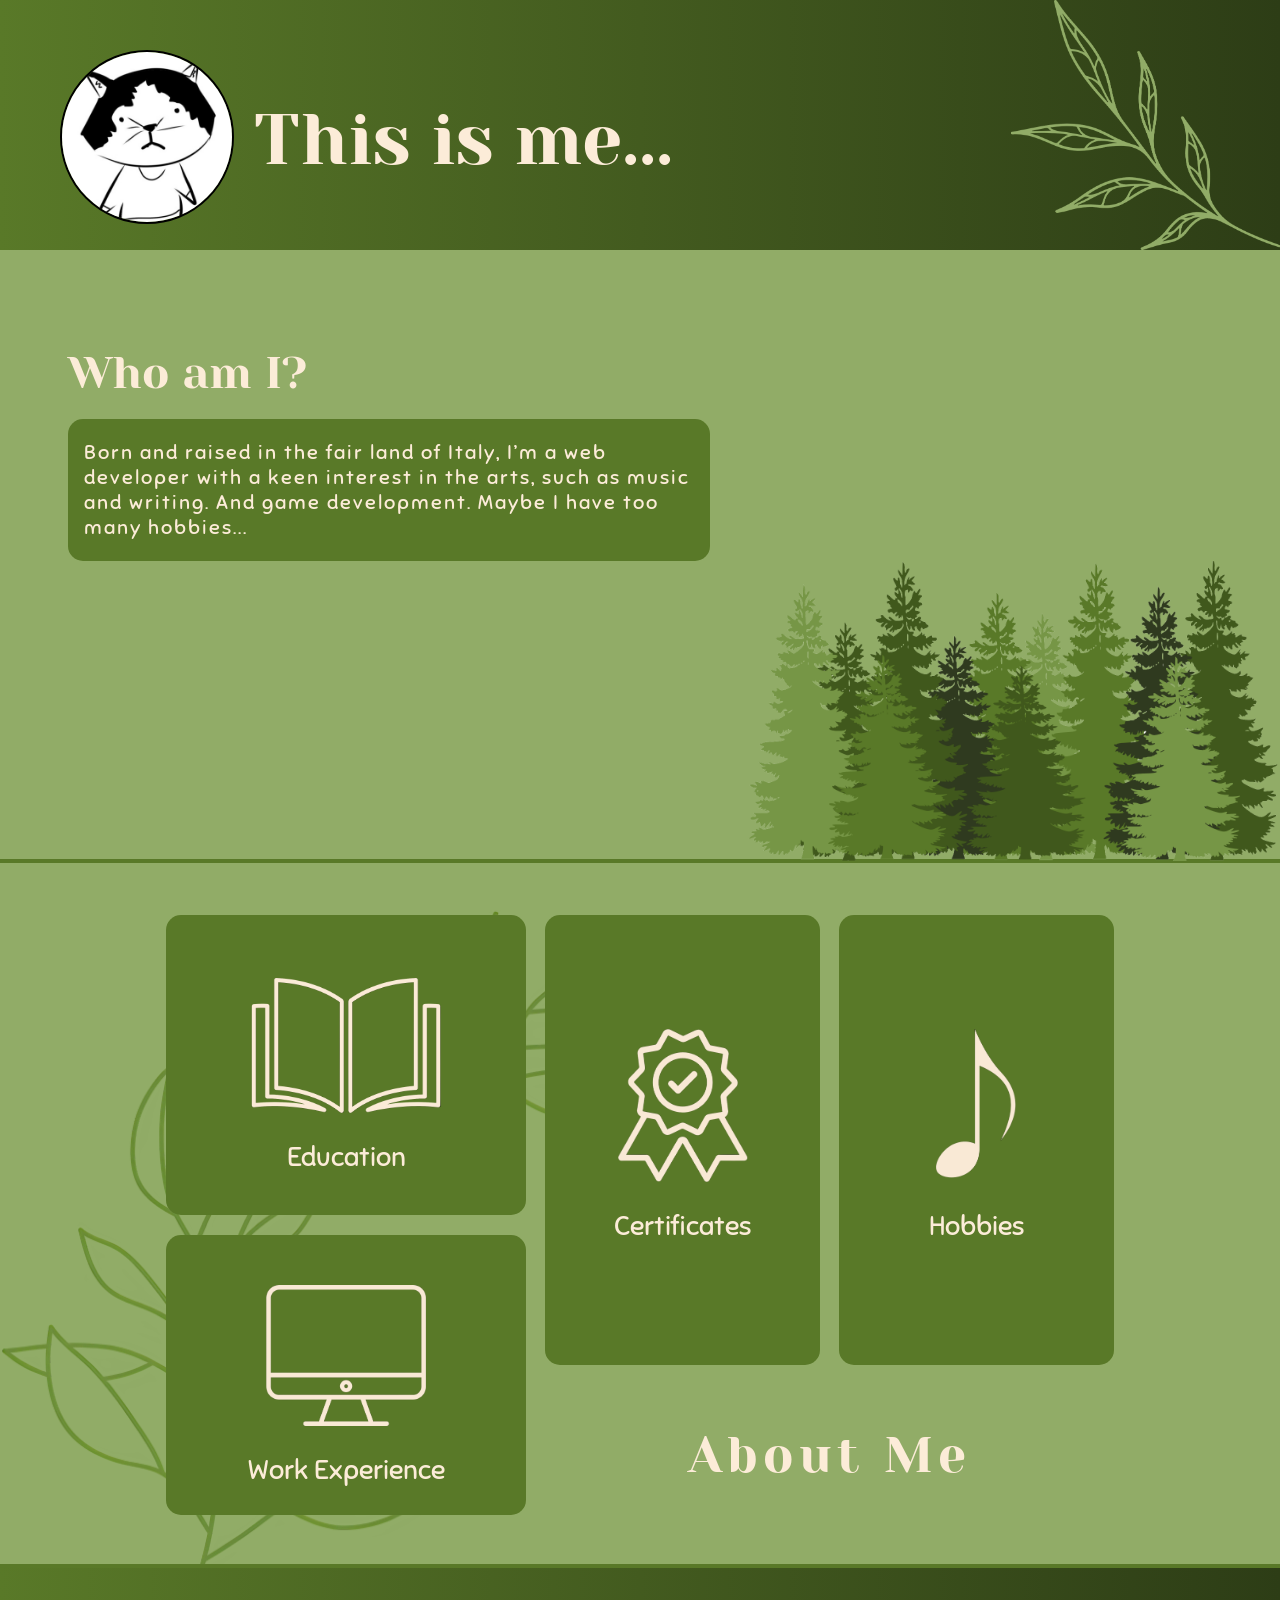
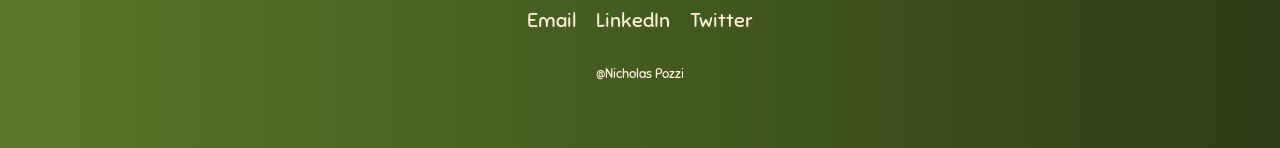
<file: index.html>
<!DOCTYPE html>
<html lang="en-US">

<head>
    <meta charset="UTF-8">
    <title>My Portfolio</title>
    <link href="./css/style.css" rel="stylesheet" />
</head>

<body>

    <audio autoplay loop>
        <source src="./assets/audio/natan.ogg" type="audio/ogg">
    </audio>

    <!-- Banner -->

    <div class="banner">
        <div>
            <img src="./assets/images/pars.png" class="pars" alt="Pars" />

            <div class="title">
                <h1>This is me...</h1>
            </div>
        </div>
        
        <img src="./assets/images/leaf.png" class="leaf" alt="Leaf" />
    </div>

    <!-- First -->
    <div class="first-container">
        <div class="subtitle">
            <h2 class="presentation-title">Who am I?</h2>
        </div>
        
        <div class="text-container">
            <p class="presentation">
            Born and raised in the fair land of Italy,
            I’m a web developer with a ke<a href="./public/eggroom.html" class="egg-link">e</a>n interest
            in the arts, such as music and writing.
            And game development.
            Maybe I have too many hobbies...
            </p>
        </div>

        <div class="trees-container">
            <img src="./assets/images/trees.png" class="trees" alt="Trees" />
        </div>
        
        <hr class="hr-1" />
    </div>

    <!-- Second -->

    <div class="flex-grid-container">
        <div class="grid-container">

            <div class="first green flex-about-left">
                <img src="./assets/images/book.png" alt="book" class="book" />
                <h3>Education</h3>
            </div>

            <div class="second green flex-about-right">
                <img src="./assets/images/certificate.png" alt="certificate" class="certificate" />
                <h3>Certificates</h3>
            </div>

            <div class="third green flex-about-right">
                <img src="./assets/images/note.png" alt="note" class="hobbies" />
                <h3>Hobbies</h3>
            </div>

            <div class="fourth green flex-about-left">
                <img src="./assets/images/pc.png" alt="pc" class="pc" />
                <h3>Work Experience</h3>
            </div>
            
            <div class="fifth">
                <h2 class="about-me">About Me</h2>
            </div>

        </div>
    </div>

    <img src="./assets/images/bg-leaf.webp" alt="background leaf" class="bg-leaf" />

    <hr class="hr-1"/>

    <!-- Footer -->

    <footer class="footer">
        <div class="footer-container">
            <p>Email</p>
            <p>LinkedIn</p>
            <p>Twitter</p>    
        </div>

        <div class="credits-container">
            <p class="credits">@Nicholas Pozzi</p>
        </div>

    </footer>

</body>


</html>
</file>
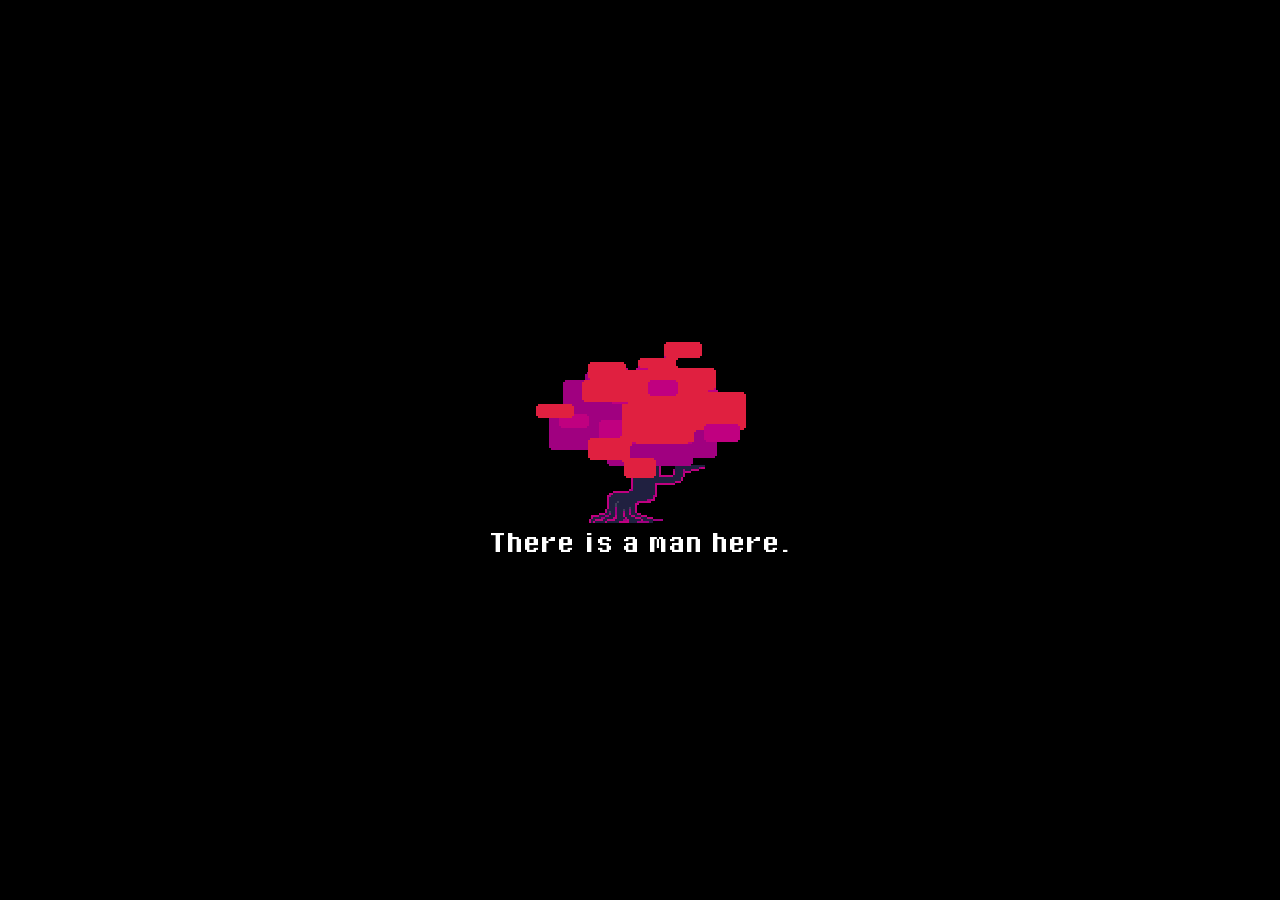
<file: public/eggroom.html>
<!DOCTYPE html>
<html lang="en-US">

<head>
    <meta charset="UTF-8">
    <title>?</title>
    <link href="../css/egg.css" rel="stylesheet" />
</head>

<body>
    <audio autoplay loop>
        <source src="../assets/audio/man.ogg" type="audio/ogg">
    </audio>
    
    <div class="flex-container">
        <img src="../assets/images/egg.gif" alt="There is a man here." />
        <p>There is a man here.</p>
    </div>
</body>
</html>
</file>
<file: css/style.css>
@font-face {
    font-family: "YesevaOne-Regular";
    src: url(../assets/fonts/YesevaOne-Regular.ttf)
}

@font-face {
    font-family: "Sniglet";
    src: url(../assets/fonts/Sniglet-Regular.ttf);
}

body {
    background-color: #91ac67;
    margin: 0;
}

h1, h2, h3, p {
    color: #fcecd8;
}

h1, h2 {
    font-family: "YesevaOne-Regular";
    font-weight: 100;
}

p {
    font-family: "Sniglet";
    font-size: 20px;
}

h3 {
    font-family: "Sniglet";
    font-size: 27px;
    font-weight: 100;
}

.banner {
    background-image: linear-gradient(to right, #597928, #2d3d16);
    width: 100%;
    height: 200px;
    padding-top: 50px;
}

.pars {
    height: 170px;
    border-radius: 50%;
    border: 2px solid black;
    float:left;
    margin-left: 60px;
    margin-right: 20px;
}

.title {
    font-size: 36px;
    display: inline-block;
}

.leaf {
    height: 250px;
    position: absolute;
    top: 0px;
    right: 0px;
    z-index: 0;
}

.first-container {
    overflow: auto;
}

.subtitle {
    font-size: 30px;
    margin-left: 68px;
    margin-top: 60px;
    display:inline-block;
}

.presentation-title {
    margin-bottom: 20px;
}

.text-container {
    background-color: #597928;
    width: 50%;
    height: 20%;
    border-radius: 15px;
    padding: 1px;
    margin-top: 0px;
    margin-left: 68px;
    text-align: left;
}

.presentation {
    margin-left: 15px;
    font-size: 20px;
    letter-spacing: 2px;
}

.egg-link {
    text-decoration: none;
    color: #fcecd8;
}

.trees-container {
    display: flex;
    justify-content: flex-end;
}
.trees {
    height: 300px;
}

.hr-1 {
    border: 2px solid #597928;
    margin-top: -2px;
    margin-bottom: 0px;
}

.flex-grid-container {
    height: 600px;
    width: 74%;
    margin-left: 13%;
    margin-top: 4%;
    margin-bottom: 4%;
}

.grid-container {
    display: grid;
    grid-template-columns: 38% 29% 29%;
    column-gap: 2%;
    grid-template-rows: 300px 130px 130px;
    row-gap: 20px;
}

.green {
    background-color: #597928;
    border-radius: 15px;
}

.second {
    grid-area: 1 / 2 / 3 / 3;
}

.third {
    grid-area: 1 / 3 / 3 / 4;
}

.fourth {
    grid-area: 2 / 1 / 4 / 2;
}

.fifth {
    grid-area: 3 / 2 / 4 / 4;
    text-align: center;
}

.flex-about-left {
    display: flex;
    flex-direction: column;
    justify-content: center;
    align-items: center;
    padding-top: 50px;
}

.book {
    width: 240px;
}

.pc {
    width: 160px;
}

.flex-about-right {
    display: flex;
    flex-direction: column;
    justify-content: center;
    align-items: center;
    padding-top: 20px;
}

.certificate {
    width: 130px;
}

.hobbies {
    width: 80px;
}

.about-me {
    font-size: 50px;
    letter-spacing: 5px;
}

.bg-leaf {
    height: 750px;
    position:absolute;
    top: 910px;
    left: 0px;
    z-index: -1;
}

.footer {
    background-image: linear-gradient(to right, #597928, #2d3d16);
    width: 100%;
    height: 180px;
}

.footer-container {
    display: flex;
    justify-content: center;
    gap: 20px;
    padding-top: 20px;
}

.credits-container {
    display: flex;
    justify-content: center;
}

.credits {
    font-size: 13px;
}
</file>
<file: css/egg.css>
@font-face {
    font-family: "Undertale";
    src: url("../assets/fonts/PixelOperator-Bold.ttf");
}

body {
    background-color: black;
    margin: 0;
}

p {
    color: white;
    font-family: "Undertale";
    font-size: 35px;
    margin: 0px;
}

.flex-container {
    display: flex;
    height: 100vh;
    flex-direction: column;
    justify-content: center;
    align-items: center;
}
</file>
